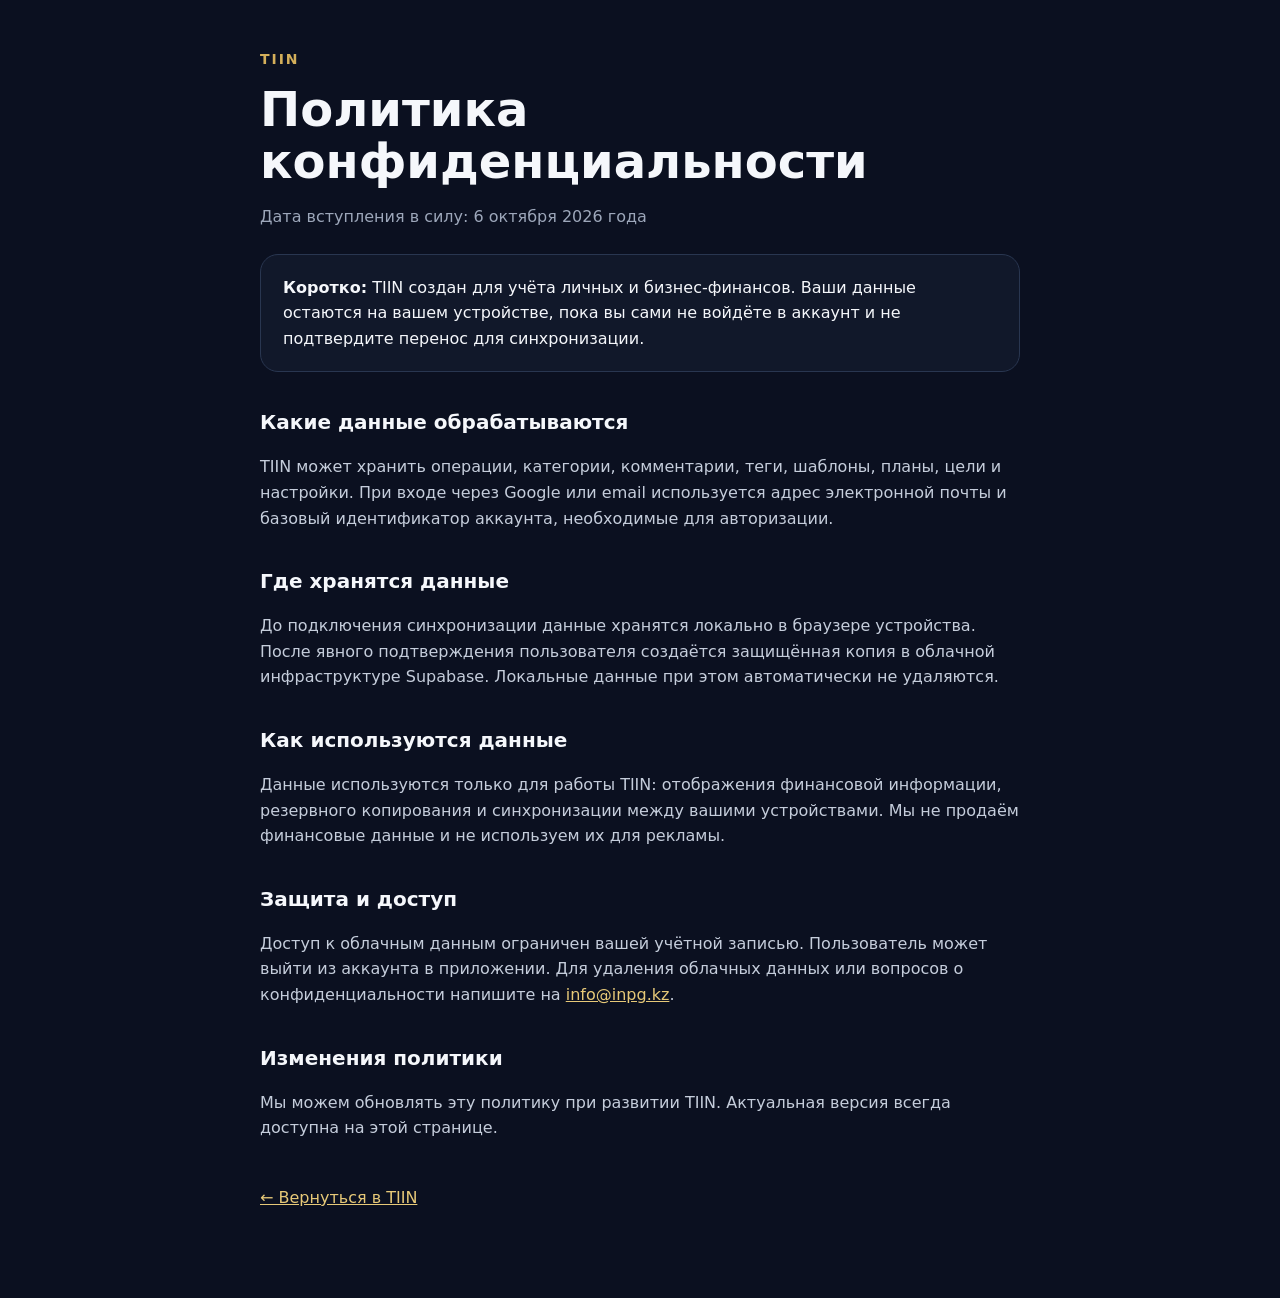
<file: privacy.html>
<!doctype html>
<html lang="ru">
<head>
  <meta charset="utf-8">
  <meta name="viewport" content="width=device-width,initial-scale=1">
  <meta name="theme-color" content="#0B1020">
  <title>Политика конфиденциальности — TIIN</title>
  <style>
    :root{color-scheme:dark;font-family:Inter,system-ui,-apple-system,BlinkMacSystemFont,"Segoe UI",sans-serif}
    body{margin:0;background:#0B1020;color:#F5F7FB;line-height:1.6}
    main{max-width:760px;margin:0 auto;padding:48px 24px 72px}
    .brand{color:#D4AF5A;font-weight:800;letter-spacing:.14em;font-size:14px}
    h1{font-size:clamp(30px,7vw,48px);line-height:1.08;margin:14px 0 8px}
    h2{font-size:20px;margin:34px 0 8px}
    p,li{color:#C5CDDB} .date{color:#9DA7BA}
    a{color:#E7C978} .card{border:1px solid #293650;background:#11182A;border-radius:18px;padding:20px 22px;margin-top:24px}
  </style>
</head>
<body>
<main>
  <div class="brand">TIIN</div>
  <h1>Политика конфиденциальности</h1>
  <p class="date">Дата вступления в силу: 6 октября 2026 года</p>

  <div class="card">
    <strong>Коротко:</strong> TIIN создан для учёта личных и бизнес-финансов. Ваши данные остаются на вашем устройстве, пока вы сами не войдёте в аккаунт и не подтвердите перенос для синхронизации.
  </div>

  <h2>Какие данные обрабатываются</h2>
  <p>TIIN может хранить операции, категории, комментарии, теги, шаблоны, планы, цели и настройки. При входе через Google или email используется адрес электронной почты и базовый идентификатор аккаунта, необходимые для авторизации.</p>

  <h2>Где хранятся данные</h2>
  <p>До подключения синхронизации данные хранятся локально в браузере устройства. После явного подтверждения пользователя создаётся защищённая копия в облачной инфраструктуре Supabase. Локальные данные при этом автоматически не удаляются.</p>

  <h2>Как используются данные</h2>
  <p>Данные используются только для работы TIIN: отображения финансовой информации, резервного копирования и синхронизации между вашими устройствами. Мы не продаём финансовые данные и не используем их для рекламы.</p>

  <h2>Защита и доступ</h2>
  <p>Доступ к облачным данным ограничен вашей учётной записью. Пользователь может выйти из аккаунта в приложении. Для удаления облачных данных или вопросов о конфиденциальности напишите на <a href="mailto:info@inpg.kz">info@inpg.kz</a>.</p>

  <h2>Изменения политики</h2>
  <p>Мы можем обновлять эту политику при развитии TIIN. Актуальная версия всегда доступна на этой странице.</p>

  <p style="margin-top:44px"><a href="/">← Вернуться в TIIN</a></p>
</main>
</body>
</html>
</file>
